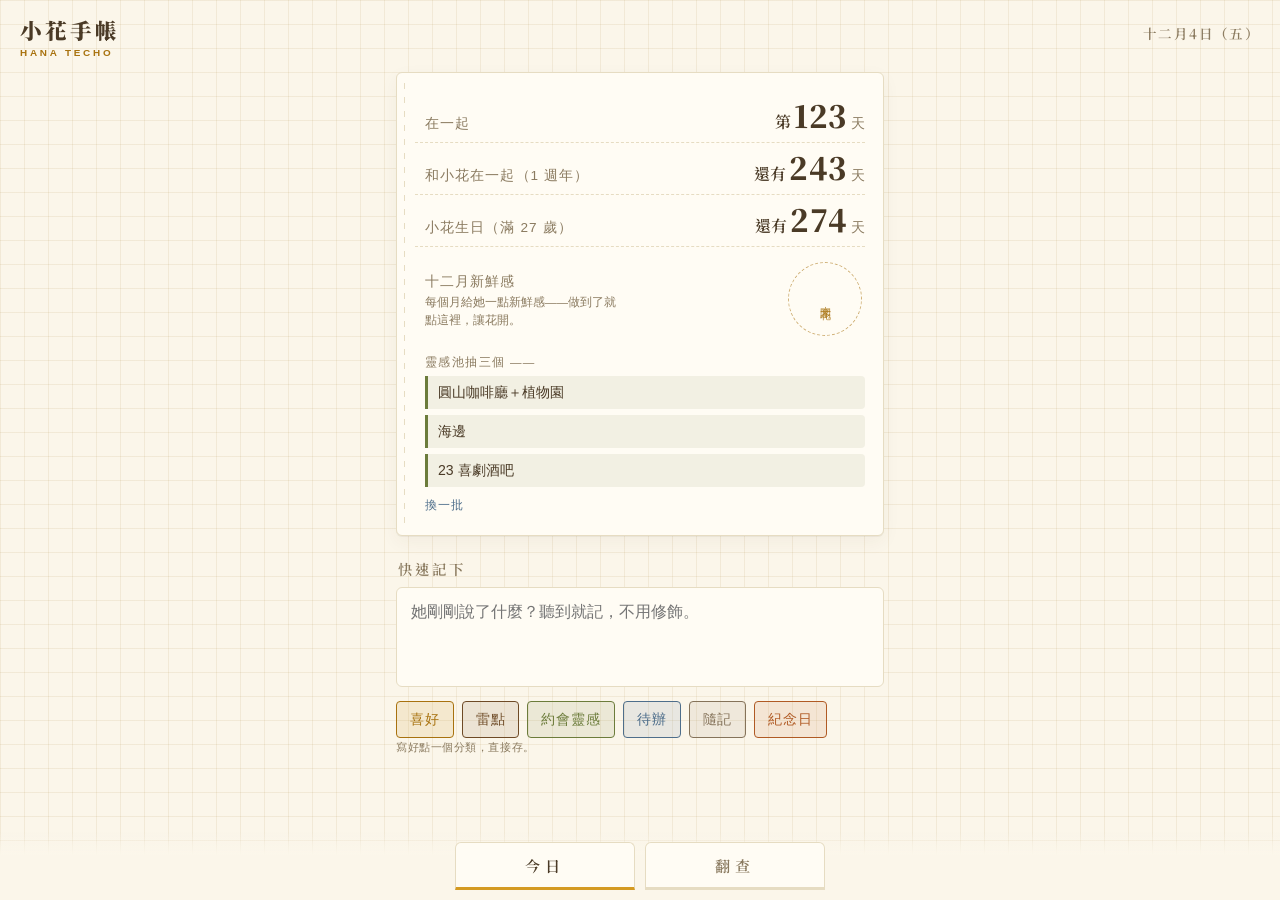
<file: hana-techo.html>
<!DOCTYPE html>
<html lang="zh-Hant">
<head>
<!--
  小花手帳 v1.1（向日葵版）— 本端單檔 App（無後端、無追蹤、資料只在這台手機）
  設計：整本手帳只有一朵向日葵——每月新鮮感的「開花章」。
  配色取自向日葵本體：花瓣金・花芯焦糖棕・葉橄欖綠・一點天空藍。

  規格凍結於 2026-08-08 的腦力激盪：
    1. 核心排序：快速記錄 > 倒數提醒 > 翻查 > 抽考
    2. 記錄：輸入框＋一鍵分類 chips，目標 3 秒存完
    3. 提醒：首頁被動倒數看板（無推播）
    4. 新鮮感：手動開花，本人說了算；未開花時抽 3 個靈感
    5. 抽考：v1 砍
    6. 資料：localStorage＋JSON 匯出/匯入，不上雲、不上鎖

  v2 backlog（砍掉但沒忘）：
    - 每日隨機翻牌 / 抽考模式
    - PIN 遮罩
    - 行事曆匯出（.ics）
    - 靈感卡「已執行」自動轉約會紀錄
    - 雲端同步（若做，務必加密，這些資料不該明文離開手機）
-->
<meta charset="UTF-8">
<meta name="viewport" content="width=device-width, initial-scale=1.0, viewport-fit=cover, user-scalable=no">
<meta name="apple-mobile-web-app-capable" content="yes">
<meta name="apple-mobile-web-app-status-bar-style" content="default">
<meta name="theme-color" content="#FBF6EA">
<title>小花手帳</title>
<link rel="preconnect" href="https://fonts.googleapis.com">
<link rel="preconnect" href="https://fonts.gstatic.com" crossorigin>
<link href="https://fonts.googleapis.com/css2?family=Noto+Serif+TC:wght@600;900&display=swap" rel="stylesheet">
<style>
  :root{
    --paper:#FBF6EA;            /* 曬過太陽的米白 */
    --grid:rgba(180,140,70,.12);/* 方眼線・淡金 */
    --ink:#4A3A26;              /* 深棕墨 */
    --ink-soft:#8A7A5F;         /* 拿鐵棕 */
    --gold:#A8720F;             /* 花瓣金（深，可當文字）*/
    --petal:#E9B84A;            /* 花瓣金（亮，只給花）*/
    --petal-deep:#D49A22;       /* 後層花瓣 */
    --seed:#5C4326;             /* 花芯焦糖棕 */
    --leaf:#6C7C3B;             /* 葉・橄欖綠 */
    --sky:#4E6E8B;              /* 天空藍・互動色 */
    --clay:#B05A24;             /* 焦橙・紀念日 */
    --greige:#85735A;           /* 暖灰・隨記 */
    --card:#FFFCF4;
    --line:#E6DCC2;
    --serif:"Noto Serif TC","Songti TC","PingFang TC",serif;
    --sans:-apple-system,"PingFang TC","Noto Sans TC",sans-serif;
  }
  *{margin:0;padding:0;box-sizing:border-box;-webkit-tap-highlight-color:transparent}
  html{font-size:16px}
  body{
    font-family:var(--sans);
    color:var(--ink);
    background-color:var(--paper);
    background-image:
      linear-gradient(var(--grid) 1px, transparent 1px),
      linear-gradient(90deg, var(--grid) 1px, transparent 1px);
    background-size:24px 24px;
    min-height:100dvh;
    padding-bottom:calc(76px + env(safe-area-inset-bottom));
    -webkit-font-smoothing:antialiased;
  }

  /* ---------- 頁首 ---------- */
  header{
    display:flex;align-items:baseline;justify-content:space-between;
    padding:calc(14px + env(safe-area-inset-top)) 20px 10px;
  }
  .wordmark{
    font-family:var(--serif);font-weight:900;font-size:1.35rem;letter-spacing:.14em;
  }
  .wordmark small{
    font-family:var(--sans);font-weight:600;font-size:.62rem;letter-spacing:.28em;
    color:var(--gold);display:block;margin-top:2px;
  }
  .today-date{
    font-family:var(--serif);font-weight:600;font-size:.85rem;color:var(--ink-soft);
    letter-spacing:.1em;
  }

  main{padding:4px 16px 0;max-width:520px;margin:0 auto}
  .view{display:none}
  .view.active{display:block}

  /* ---------- 看板 ---------- */
  .board{
    background:var(--card);
    border:1px solid var(--line);
    border-radius:6px;
    box-shadow:0 1px 0 rgba(74,58,38,.06), 0 6px 18px rgba(74,58,38,.05);
    padding:18px 18px 14px;
    position:relative;
    overflow:hidden;
  }
  .board::before{ /* 手帳頁的裝訂孔暗示 */
    content:"";position:absolute;top:10px;bottom:10px;left:7px;width:1px;
    background:repeating-linear-gradient(var(--line) 0 6px, transparent 6px 14px);
  }
  .board-row{
    display:flex;align-items:baseline;justify-content:space-between;
    padding:9px 0 9px 10px;
  }
  .board-row + .board-row{border-top:1px dashed var(--line)}
  .board-label{font-size:.85rem;color:var(--ink-soft);letter-spacing:.08em}
  .board-value{font-family:var(--serif);font-weight:600;font-size:1rem}
  .board-value .big{
    font-weight:900;font-size:1.9rem;line-height:1;letter-spacing:.02em;
    margin:0 3px;
  }
  .board-value .unit{font-size:.85rem;color:var(--ink-soft);font-family:var(--sans);font-weight:400}
  .anniv-today{color:var(--clay)}

  /* ---------- 新鮮感・開花章 ---------- */
  .fresh-row{
    display:flex;align-items:center;justify-content:space-between;
    padding:12px 0 6px 10px;border-top:1px dashed var(--line);
    cursor:pointer;user-select:none;-webkit-user-select:none;
  }
  .fresh-note{font-size:.72rem;color:var(--ink-soft);margin-top:3px;max-width:200px;line-height:1.5}
  .bloom-slot{width:80px;height:84px;position:relative;flex:none}
  .bloom-empty{
    position:absolute;top:3px;left:3px;width:74px;height:74px;
    border:1.5px dashed rgba(168,114,15,.55);
    border-radius:50%;display:flex;align-items:center;justify-content:center;
    color:rgba(168,114,15,.8);font-size:.68rem;letter-spacing:.15em;
    writing-mode:vertical-rl;
  }
  .bloom{
    position:absolute;top:0;left:4px;width:72px;height:72px;
    transform:rotate(-6deg);
    filter:url(#inkedge);
  }
  .bloom-date{
    position:absolute;left:0;right:0;bottom:0;text-align:center;
    font-size:.55rem;letter-spacing:.1em;color:var(--gold);
  }
  @keyframes bloomIn{
    0%{transform:rotate(-96deg) scale(.15);opacity:0}
    60%{transform:rotate(-2deg) scale(1.08);opacity:1}
    100%{transform:rotate(-6deg) scale(1)}
  }
  .bloom.just{animation:bloomIn .42s cubic-bezier(.2,.85,.3,1.15)}

  .suggest{padding:6px 0 4px 10px}
  .suggest-title{font-size:.72rem;color:var(--ink-soft);letter-spacing:.12em;margin-bottom:6px}
  .suggest-list{display:flex;flex-direction:column;gap:6px}
  .suggest-item{
    font-size:.88rem;background:rgba(124,139,77,.10);
    border-left:3px solid var(--leaf);
    padding:7px 10px;border-radius:0 4px 4px 0;
  }
  .suggest-actions{margin-top:8px;display:flex;gap:14px}
  .linklike{
    background:none;border:none;font-family:var(--sans);font-size:.75rem;
    color:var(--sky);letter-spacing:.1em;padding:2px 0;cursor:pointer;
    border-bottom:1px solid transparent;
  }
  .linklike:active{border-bottom-color:var(--sky)}

  /* ---------- 快速記錄 ---------- */
  .capture{margin-top:22px}
  .section-title{
    font-family:var(--serif);font-weight:600;font-size:.9rem;letter-spacing:.2em;
    color:var(--ink-soft);margin:0 2px 8px;
  }
  .capture textarea{
    width:100%;min-height:74px;resize:none;
    font-family:var(--sans);font-size:1rem;line-height:1.55;color:var(--ink);
    background:var(--card);border:1px solid var(--line);border-radius:6px;
    padding:12px 14px;outline:none;
  }
  .capture textarea:focus{border-color:var(--sky)}
  .shake{animation:shake .3s}
  @keyframes shake{
    25%{transform:translateX(-4px)}50%{transform:translateX(4px)}75%{transform:translateX(-3px)}
  }
  .chips{display:flex;flex-wrap:wrap;gap:8px;margin-top:10px}
  .chip{
    border:1.5px solid var(--cc);border-radius:4px;padding:8px 13px;
    font-family:var(--sans);font-size:.88rem;letter-spacing:.06em;
    color:var(--cc);background:var(--ct);
    cursor:pointer;transition:transform .1s;
  }
  .chip:active{transform:scale(.94)}
  .chip-hint{width:100%;font-size:.7rem;color:var(--ink-soft);margin-top:2px;letter-spacing:.05em}
  .anniv-extra{display:none;margin-top:10px;gap:8px;align-items:center}
  .anniv-extra.open{display:flex}
  .anniv-extra input[type=date]{
    flex:1;font-family:var(--sans);font-size:.95rem;color:var(--ink);
    background:var(--card);border:1px solid var(--line);border-radius:6px;padding:9px 10px;
  }
  .btn-main{
    background:var(--gold);color:#FFFCF4;border:none;border-radius:4px;
    padding:10px 16px;font-size:.88rem;letter-spacing:.08em;cursor:pointer;
  }

  /* ---------- 翻查 ---------- */
  .search{
    width:100%;font-family:var(--sans);font-size:1rem;color:var(--ink);
    background:var(--card);border:1px solid var(--line);border-radius:6px;
    padding:11px 14px;outline:none;margin-bottom:10px;
  }
  .search:focus{border-color:var(--sky)}
  .filters{
    display:flex;gap:7px;overflow-x:auto;padding-bottom:8px;margin-bottom:6px;
    scrollbar-width:none;
  }
  .filters::-webkit-scrollbar{display:none}
  .filter{
    flex:none;border:1px solid var(--line);background:var(--card);
    border-radius:99px;padding:6px 13px;font-size:.82rem;color:var(--ink-soft);
    cursor:pointer;letter-spacing:.05em;
  }
  .filter.on{color:#FFFCF4;border-color:transparent}

  .browse-add{margin:2px 0 14px}
  .browse-add .search{margin-bottom:8px}
  .browse-save{
    border:none;border-radius:4px;color:#FFFCF4;
    padding:10px 16px;font-size:.88rem;letter-spacing:.08em;cursor:pointer;
  }

  .entry{
    background:var(--card);border:1px solid var(--line);border-radius:5px;
    margin-bottom:9px;padding:11px 12px 9px 14px;position:relative;overflow:hidden;
  }
  .entry::before{content:"";position:absolute;left:0;top:0;bottom:0;width:4px;background:var(--c,var(--ink-soft))}
  .entry-top{display:flex;align-items:center;gap:8px;margin-bottom:5px}
  .tag{
    font-size:.68rem;letter-spacing:.12em;color:var(--c,var(--ink-soft));
    border:1px solid currentColor;border-radius:3px;padding:1px 6px;
  }
  .entry-date{font-size:.7rem;color:var(--ink-soft);margin-left:auto}
  .entry-del{
    background:none;border:none;color:var(--ink-soft);font-size:.85rem;
    padding:2px 4px;cursor:pointer;line-height:1;
  }
  .entry-del.arm{color:var(--clay);font-size:.7rem;letter-spacing:.05em}
  .entry-text{font-size:.95rem;line-height:1.55;white-space:pre-wrap;word-break:break-word}
  .entry.done .entry-text{color:var(--ink-soft);text-decoration:line-through;text-decoration-color:rgba(133,115,90,.6)}
  .todo-line{display:flex;gap:10px;align-items:flex-start}
  .todo-box{
    flex:none;width:19px;height:19px;margin-top:2px;
    border:1.5px solid var(--sky);border-radius:4px;background:none;cursor:pointer;
    color:var(--sky);font-size:.8rem;line-height:1;
  }
  .anniv-meta{font-size:.75rem;color:var(--clay);margin-top:4px;letter-spacing:.05em}
  .edit-area{width:100%;min-height:64px;font-family:var(--sans);font-size:.95rem;line-height:1.5;
    border:1px solid var(--sky);border-radius:4px;padding:8px;margin-top:2px;resize:none;outline:none;background:#fff}
  .edit-actions{display:flex;gap:12px;margin-top:6px}

  .empty{
    text-align:center;color:var(--ink-soft);font-size:.85rem;line-height:1.7;
    padding:36px 20px;letter-spacing:.05em;
  }

  .backup{
    margin:26px 0 10px;padding-top:14px;border-top:1px dashed var(--line);
    display:flex;gap:12px;align-items:center;flex-wrap:wrap;
  }
  .backup-note{width:100%;font-size:.7rem;color:var(--ink-soft);line-height:1.6}
  .btn-ghost{
    background:var(--card);border:1px solid var(--line);border-radius:4px;
    padding:9px 14px;font-size:.82rem;color:var(--ink);letter-spacing:.08em;cursor:pointer;
  }

  /* ---------- 底部分頁（索引標籤風）---------- */
  nav{
    position:fixed;left:0;right:0;bottom:0;
    display:flex;justify-content:center;gap:10px;
    padding:10px 16px calc(10px + env(safe-area-inset-bottom));
    background:linear-gradient(transparent, var(--paper) 34%);
  }
  .tab{
    flex:1;max-width:180px;
    font-family:var(--serif);font-weight:600;font-size:.95rem;letter-spacing:.3em;
    padding:12px 0 11px;text-align:center;
    background:var(--card);color:var(--ink-soft);
    border:1px solid var(--line);border-radius:6px 6px 0 0;
    border-bottom:3px solid var(--line);cursor:pointer;
  }
  .tab.on{color:var(--ink);border-bottom-color:var(--petal-deep)}

  /* ---------- 雜項 ---------- */
  .toast{
    position:fixed;left:50%;bottom:calc(84px + env(safe-area-inset-bottom));
    transform:translateX(-50%) translateY(8px);
    background:var(--seed);color:var(--paper);
    font-size:.82rem;letter-spacing:.1em;
    padding:9px 18px;border-radius:4px;
    opacity:0;pointer-events:none;transition:.25s;
    max-width:86vw;text-align:center;
  }
  .toast.show{opacity:1;transform:translateX(-50%) translateY(0)}
  .storage-warn{
    margin:0 16px 10px;padding:9px 12px;font-size:.75rem;line-height:1.6;
    background:rgba(176,90,36,.08);border:1px solid rgba(176,90,36,.35);
    border-radius:5px;color:var(--clay);max-width:520px;
  }
  @media (prefers-reduced-motion: reduce){
    *{animation:none !important;transition:none !important}
  }
</style>
</head>
<body>

<svg width="0" height="0" style="position:absolute">
  <filter id="inkedge">
    <feTurbulence type="fractalNoise" baseFrequency="0.09" numOctaves="2" result="n"/>
    <feDisplacementMap in="SourceGraphic" in2="n" scale="2.2"/>
  </filter>
</svg>

<header>
  <div class="wordmark">小花手帳<small>HANA TECHO</small></div>
  <div class="today-date" id="todayDate"></div>
</header>

<div class="storage-warn" id="storageWarn" style="display:none">
  預覽模式：這個環境無法保存資料。把檔案下載到手機、用瀏覽器開啟並加入主畫面，記錄才會留下來。
</div>

<main>
  <!-- ========== 今日 ========== -->
  <section class="view active" id="view-today">
    <div class="board" id="board"></div>

    <div class="capture">
      <div class="section-title">快速記下</div>
      <textarea id="captureText" placeholder="她剛剛說了什麼？聽到就記，不用修飾。" rows="3"></textarea>
      <div class="chips" id="chips"></div>
      <div class="chip-hint">寫好點一個分類，直接存。</div>
      <div class="anniv-extra" id="annivExtra">
        <input type="date" id="annivDate">
        <button class="btn-main" id="annivSave">存入</button>
      </div>
    </div>
  </section>

  <!-- ========== 翻查 ========== -->
  <section class="view" id="view-browse">
    <input class="search" id="searchInput" type="search" placeholder="搜尋關鍵字…">
    <div class="filters" id="filters"></div>
    <div class="browse-add">
      <input class="search" id="browseText" type="text" placeholder="快速新增，寫好點分類">
      <div class="chips" id="browseTarget" style="margin-top:0"></div>
      <div class="anniv-extra" id="browseAnnivExtra">
        <input type="date" id="browseDate">
        <button class="btn-main" id="browseDateSave">存入</button>
      </div>
    </div>
    <div id="entryList"></div>
    <div class="backup">
      <button class="btn-ghost" id="exportBtn">匯出 JSON</button>
      <button class="btn-ghost" id="importBtn">匯入備份</button>
      <input type="file" id="importFile" accept=".json,application/json" style="display:none">
      <div class="backup-note">資料只存在這台手機。換手機前先匯出，新手機匯入即可搬家。</div>
    </div>
  </section>
</main>

<nav>
  <button class="tab on" data-view="today">今日</button>
  <button class="tab" data-view="browse">翻查</button>
</nav>

<div class="toast" id="toast"></div>

<script>
(function(){
  'use strict';

  /* ---------- 常數 ---------- */
  var KEY='hana-techo-v1';
  var CATS={
    like : {label:'喜好',   color:'#A8720F', tint:'rgba(200,150,40,.14)'},
    mine : {label:'雷點',   color:'#6E4A26', tint:'rgba(110,74,38,.11)'},
    idea : {label:'約會靈感',color:'#6C7C3B', tint:'rgba(124,139,77,.13)'},
    todo : {label:'待辦',   color:'#4E6E8B', tint:'rgba(94,126,155,.12)'},
    memo : {label:'隨記',   color:'#85735A', tint:'rgba(156,140,116,.13)'},
    anniv: {label:'紀念日', color:'#B05A24', tint:'rgba(190,107,52,.12)'}
  };
  var CN_MONTH=['一','二','三','四','五','六','七','八','九','十','十一','十二'];
  var CN_WEEK=['日','一','二','三','四','五','六'];
  var DAY=86400000;

  /* ---------- 向日葵 SVG ---------- */
  function sunflowerSVG(){
    var NS='http://www.w3.org/2000/svg';
    var svg=document.createElementNS(NS,'svg');
    svg.setAttribute('viewBox','0 0 100 100');
    svg.setAttribute('width','100%');
    svg.setAttribute('height','100%');
    function petals(count,rx,ry,cy,fill,offset){
      for(var i=0;i<count;i++){
        var e=document.createElementNS(NS,'ellipse');
        e.setAttribute('cx','50'); e.setAttribute('cy',String(cy));
        e.setAttribute('rx',String(rx)); e.setAttribute('ry',String(ry));
        e.setAttribute('fill',fill);
        e.setAttribute('transform','rotate('+(offset+i*(360/count))+' 50 50)');
        svg.appendChild(e);
      }
    }
    petals(12,8,17,18,'#D49A22',15);   /* 後層花瓣 */
    petals(12,7.5,16,16,'#E9B84A',0);  /* 前層花瓣 */
    var disc=document.createElementNS(NS,'circle');
    disc.setAttribute('cx','50');disc.setAttribute('cy','50');disc.setAttribute('r','17');
    disc.setAttribute('fill','#5C4326');
    svg.appendChild(disc);
    var inner=document.createElementNS(NS,'circle');
    inner.setAttribute('cx','50');inner.setAttribute('cy','50');inner.setAttribute('r','11');
    inner.setAttribute('fill','#6E522C');
    svg.appendChild(inner);
    for(var k=0;k<6;k++){ /* 花芯的籽 */
      var d=document.createElementNS(NS,'circle');
      var a=k*Math.PI/3;
      d.setAttribute('cx',String(50+6.5*Math.cos(a)));
      d.setAttribute('cy',String(50+6.5*Math.sin(a)));
      d.setAttribute('r','1.6');
      d.setAttribute('fill','#4A3A26');
      svg.appendChild(d);
    }
    return svg;
  }

  /* ---------- 儲存層（localStorage 不可用時退回記憶體） ---------- */
  var mem=null, storageOK=true;
  function loadRaw(){
    try{ return localStorage.getItem(KEY); }
    catch(e){ storageOK=false; return mem; }
  }
  function saveRaw(str){
    mem=str;
    try{ localStorage.setItem(KEY,str); }
    catch(e){ storageOK=false; }
  }

  /* ---------- 初始資料（第一次打開才種） ---------- */
  function seed(){
    var now=Date.now(), i=0;
    function e(cat,text,extra){
      var o={id:'s'+(i++), cat:cat, text:text, ts:now-(i*1000)};
      if(extra) for(var k in extra) o[k]=extra[k];
      return o;
    }
    return {
      entries:[
        e('anniv','和小花在一起',{date:'2026-08-04',origin:true}),
        e('anniv','小花生日',{date:'2000-09-04'}),
        e('like','飲料：椰果奶綠，無糖去冰'),
        e('like','劇：怪奇物語、母胎單身、奧德賽'),
        e('mine','不翻舊帳——同樣的事不要重複發生'),
        e('memo','吵架不過夜'),
        e('memo','記住她的小弱點，像是不會看地圖'),
        e('idea','海邊'),
        e('idea','Hibi 爬蟲咖啡廳'),
        e('idea','圓山咖啡廳＋植物園'),
        e('idea','23 喜劇酒吧'),
        e('todo','十月日本：開始排行程')
      ],
      fresh:{}
    };
  }

  var raw=loadRaw();
  var state;
  try{ state=raw?JSON.parse(raw):seed(); }
  catch(e){ state=seed(); }
  if(!state.entries) state.entries=[];
  if(!state.fresh) state.fresh={};
  function persist(){ saveRaw(JSON.stringify(state)); }
  if(!raw) persist();

  /* ---------- 小工具 ---------- */
  function $(id){ return document.getElementById(id); }
  function el(tag,cls,text){
    var n=document.createElement(tag);
    if(cls) n.className=cls;
    if(text!=null) n.textContent=text;
    return n;
  }
  function uid(){ return Date.now().toString(36)+Math.random().toString(36).slice(2,6); }
  function startOfDay(d){ return new Date(d.getFullYear(),d.getMonth(),d.getDate()); }
  function monthKey(d){ return d.getFullYear()+'-'+String(d.getMonth()+1).padStart(2,'0'); }
  function parseDate(s){ // 'YYYY-MM-DD' → local Date
    var p=s.split('-');
    return new Date(+p[0], +p[1]-1, +p[2]);
  }
  function fmtShort(ts){
    var d=new Date(ts);
    return (d.getMonth()+1)+'/'+d.getDate();
  }
  var toastTimer=null;
  function toast(msg){
    var t=$('toast');
    t.textContent=msg;
    t.classList.add('show');
    clearTimeout(toastTimer);
    toastTimer=setTimeout(function(){ t.classList.remove('show'); },1600);
  }
  function mulberry32(a){
    return function(){
      a|=0; a=a+0x6D2B79F5|0;
      var t=Math.imul(a^a>>>15,1|a);
      t=t+Math.imul(t^t>>>7,61|t)^t;
      return ((t^t>>>14)>>>0)/4294967296;
    };
  }

  /* ---------- 看板 ---------- */
  var suggestOffset=0;

  function nextOccurrence(dateStr,today){
    var d=parseDate(dateStr);
    var occ=new Date(today.getFullYear(), d.getMonth(), d.getDate());
    if(occ < today) occ=new Date(today.getFullYear()+1, d.getMonth(), d.getDate());
    return occ;
  }

  function renderBoard(){
    var board=$('board');
    board.innerHTML='';
    var today=startOfDay(new Date());

    /* 在一起第 X 天 */
    var origin=null;
    state.entries.forEach(function(en){ if(en.cat==='anniv' && en.origin) origin=en; });
    if(origin && origin.date){
      var days=Math.floor((today - startOfDay(parseDate(origin.date)))/DAY)+1;
      var row=el('div','board-row');
      row.appendChild(el('div','board-label','在一起'));
      var v=el('div','board-value');
      v.appendChild(el('span',null,'第'));
      v.appendChild(el('span','big',String(days)));
      v.appendChild(el('span','unit','天'));
      row.appendChild(v);
      board.appendChild(row);
    }

    /* 即將到來的紀念日（最近兩筆） */
    var upcoming=[];
    state.entries.forEach(function(en){
      if(en.cat!=='anniv' || !en.date) return;
      var occ=nextOccurrence(en.date,today);
      var du=Math.round((occ-today)/DAY);
      var years=occ.getFullYear()-parseDate(en.date).getFullYear();
      upcoming.push({en:en,du:du,years:years});
    });
    upcoming.sort(function(a,b){ return a.du-b.du; });
    upcoming.slice(0,2).forEach(function(u){
      var row=el('div','board-row');
      var label=u.en.text;
      if(u.years>0 && /生日/.test(u.en.text)) label+='（滿 '+u.years+' 歲）';
      else if(u.years>0 && u.en.origin) label+='（'+u.years+' 週年）';
      row.appendChild(el('div','board-label',label));
      var v=el('div','board-value');
      if(u.du===0){
        v.appendChild(el('span','anniv-today','就是今天'));
      }else{
        v.appendChild(el('span',null,'還有'));
        v.appendChild(el('span','big',String(u.du)));
        v.appendChild(el('span','unit','天'));
      }
      row.appendChild(v);
      board.appendChild(row);
    });

    /* 本月新鮮感・開花章 */
    var mk=monthKey(new Date());
    var stamped=!!state.fresh[mk];
    var frow=el('div','fresh-row');
    var left=el('div');
    left.appendChild(el('div','board-label',CN_MONTH[new Date().getMonth()]+'月新鮮感'));
    left.appendChild(el('div','fresh-note', stamped?'花開了，這個月及格。點花可收回。':'每個月給她一點新鮮感——做到了就點這裡，讓花開。'));
    frow.appendChild(left);
    var slot=el('div','bloom-slot');
    if(stamped){
      var b=el('div','bloom'+(state.fresh[mk].fresh_just?' just':''));
      delete state.fresh[mk].fresh_just;
      b.appendChild(sunflowerSVG());
      slot.appendChild(b);
      var sd=new Date(state.fresh[mk].ts||Date.now());
      slot.appendChild(el('div','bloom-date',(sd.getMonth()+1)+'.'+sd.getDate()+' 開花'));
    }else{
      slot.appendChild(el('div','bloom-empty','未開花'));
    }
    frow.appendChild(slot);
    frow.addEventListener('click',function(){
      if(state.fresh[mk]){
        delete state.fresh[mk];
        toast('花先收回去了');
      }else{
        state.fresh[mk]={ts:Date.now(),fresh_just:true};
        toast('開花了・'+CN_MONTH[new Date().getMonth()]+'月新鮮');
      }
      persist(); renderBoard();
    });
    board.appendChild(frow);

    /* 未開花 → 抽 3 個靈感 */
    if(!stamped){
      var ideas=state.entries.filter(function(en){ return en.cat==='idea'; });
      var box=el('div','suggest');
      box.appendChild(el('div','suggest-title','靈感池抽三個 ——'));
      if(ideas.length===0){
        box.appendChild(el('div','fresh-note','靈感池是空的。想到想帶她去的地方，先丟進來。'));
      }else{
        var d=new Date();
        var rand=mulberry32(d.getFullYear()*10000+(d.getMonth()+1)*100+d.getDate()+suggestOffset*7919);
        var pool=ideas.slice();
        for(var i=pool.length-1;i>0;i--){
          var j=Math.floor(rand()*(i+1));
          var tmp=pool[i]; pool[i]=pool[j]; pool[j]=tmp;
        }
        var list=el('div','suggest-list');
        pool.slice(0,3).forEach(function(en){
          list.appendChild(el('div','suggest-item',en.text));
        });
        box.appendChild(list);
        if(ideas.length>3){
          var acts=el('div','suggest-actions');
          var again=el('button','linklike','換一批');
          again.addEventListener('click',function(ev){
            ev.stopPropagation();
            suggestOffset++; renderBoard();
          });
          acts.appendChild(again);
          box.appendChild(acts);
        }
      }
      board.appendChild(box);
    }
  }

  /* ---------- 快速記錄 ---------- */
  var pendingAnnivText='';

  function renderChips(){
    var wrap=$('chips');
    wrap.innerHTML='';
    Object.keys(CATS).forEach(function(key){
      var c=CATS[key];
      var b=el('button','chip',c.label);
      b.style.setProperty('--cc',c.color);
      b.style.setProperty('--ct',c.tint);
      b.addEventListener('click',function(){ onChip(key); });
      wrap.appendChild(b);
    });
  }

  function onChip(cat){
    var ta=$('captureText');
    var text=ta.value.trim();
    if(!text){
      ta.classList.remove('shake');
      void ta.offsetWidth;
      ta.classList.add('shake');
      ta.focus();
      return;
    }
    if(cat==='anniv'){
      pendingAnnivText=text;
      var extra=$('annivExtra');
      extra.classList.add('open');
      var di=$('annivDate');
      if(!di.value){
        var t=new Date();
        di.value=t.getFullYear()+'-'+String(t.getMonth()+1).padStart(2,'0')+'-'+String(t.getDate()).padStart(2,'0');
      }
      return;
    }
    addEntry(cat,text);
    ta.value='';
    $('annivExtra').classList.remove('open');
  }

  function addEntry(cat,text,extra){
    var en={id:uid(),cat:cat,text:text,ts:Date.now()};
    if(extra) for(var k in extra) en[k]=extra[k];
    state.entries.unshift(en);
    persist();
    toast('已存入・'+CATS[cat].label);
    renderBoard();
    renderList();
  }

  $('annivSave').addEventListener('click',function(){
    var d=$('annivDate').value;
    if(!d){ toast('紀念日需要日期'); return; }
    addEntry('anniv',pendingAnnivText,{date:d});
    pendingAnnivText='';
    $('captureText').value='';
    $('annivExtra').classList.remove('open');
  });

  /* ---------- 翻查 ---------- */
  var curFilter='all';
  var editingId=null;
  var armedDelete=null;
  var browsePendingText='';

  function browseSave(cat){
    var inp=$('browseText');
    var text=inp.value.trim();
    if(!text){
      inp.classList.remove('shake');
      void inp.offsetWidth;
      inp.classList.add('shake');
      inp.focus();
      return;
    }
    if(cat==='anniv'){
      browsePendingText=text;
      var extra=$('browseAnnivExtra');
      extra.classList.add('open');
      var di=$('browseDate');
      if(!di.value){
        var t=new Date();
        di.value=t.getFullYear()+'-'+String(t.getMonth()+1).padStart(2,'0')+'-'+String(t.getDate()).padStart(2,'0');
      }
      return;
    }
    addEntry(cat,text);
    inp.value='';
    $('browseAnnivExtra').classList.remove('open');
  }

  function renderBrowseAdd(){
    var target=$('browseTarget');
    target.innerHTML='';
    $('browseAnnivExtra').classList.remove('open');
    var inp=$('browseText');
    if(curFilter==='all'){
      inp.placeholder='快速新增，寫好點分類';
      Object.keys(CATS).forEach(function(key){
        var c=CATS[key];
        var b=el('button','chip',c.label);
        b.style.setProperty('--cc',c.color);
        b.style.setProperty('--ct',c.tint);
        b.addEventListener('click',function(){ browseSave(key); });
        target.appendChild(b);
      });
    }else{
      inp.placeholder='新增一筆'+CATS[curFilter].label+'…';
      var btn=el('button','browse-save','存入・'+CATS[curFilter].label);
      btn.style.background=CATS[curFilter].color;
      btn.addEventListener('click',function(){ browseSave(curFilter); });
      target.appendChild(btn);
    }
  }

  $('browseText').addEventListener('keydown',function(ev){
    if(ev.key==='Enter'){
      ev.preventDefault();
      if(curFilter!=='all') browseSave(curFilter);
    }
  });

  $('browseDateSave').addEventListener('click',function(){
    var d=$('browseDate').value;
    if(!d){ toast('紀念日需要日期'); return; }
    addEntry('anniv',browsePendingText,{date:d});
    browsePendingText='';
    $('browseText').value='';
    $('browseAnnivExtra').classList.remove('open');
  });

  function renderFilters(){
    var wrap=$('filters');
    wrap.innerHTML='';
    var all=el('button','filter'+(curFilter==='all'?' on':''),'全部');
    if(curFilter==='all') all.style.background='var(--ink)';
    all.addEventListener('click',function(){ curFilter='all'; renderFilters(); renderList(); });
    wrap.appendChild(all);
    Object.keys(CATS).forEach(function(key){
      var b=el('button','filter'+(curFilter===key?' on':''),CATS[key].label);
      if(curFilter===key) b.style.background=CATS[key].color;
      b.addEventListener('click',function(){ curFilter=key; renderFilters(); renderList(); });
      wrap.appendChild(b);
    });
    renderBrowseAdd();
  }

  function renderList(){
    var wrap=$('entryList');
    wrap.innerHTML='';
    var q=$('searchInput').value.trim().toLowerCase();
    var shown=state.entries.filter(function(en){
      if(curFilter!=='all' && en.cat!==curFilter) return false;
      if(q && en.text.toLowerCase().indexOf(q)<0 && CATS[en.cat].label.indexOf(q)<0) return false;
      return true;
    });

    if(shown.length===0){
      var msg= q ? '找不到「'+q+'」。'
             : (curFilter==='all' ? '手帳還是空的。回到今日頁，聽到什麼就記下來。'
                                  : '這一類還沒有記錄。');
      wrap.appendChild(el('div','empty',msg));
      return;
    }

    shown.forEach(function(en){
      var card=el('div','entry'+(en.done?' done':''));
      card.style.setProperty('--c',CATS[en.cat].color);

      var top=el('div','entry-top');
      top.appendChild(el('span','tag',CATS[en.cat].label));
      top.appendChild(el('span','entry-date',fmtShort(en.ts)));
      var del=el('button','entry-del'+(armedDelete===en.id?' arm':''), armedDelete===en.id?'確定刪除':'✕');
      del.addEventListener('click',function(ev){
        ev.stopPropagation();
        if(armedDelete===en.id){
          state.entries=state.entries.filter(function(x){ return x.id!==en.id; });
          armedDelete=null;
          persist(); renderList(); renderBoard();
          toast('已刪除');
        }else{
          armedDelete=en.id;
          renderList();
        }
      });
      top.appendChild(del);
      card.appendChild(top);

      if(editingId===en.id){
        var ta=el('textarea','edit-area');
        ta.value=en.text;
        card.appendChild(ta);
        var acts=el('div','edit-actions');
        var ok=el('button','linklike','存好');
        ok.addEventListener('click',function(){
          var t=ta.value.trim();
          if(t){ en.text=t; persist(); }
          editingId=null;
          renderList(); renderBoard();
        });
        var cancel=el('button','linklike','取消');
        cancel.addEventListener('click',function(){ editingId=null; renderList(); });
        acts.appendChild(ok); acts.appendChild(cancel);
        card.appendChild(acts);
        wrap.appendChild(card);
        setTimeout(function(){ ta.focus(); },50);
        return;
      }

      var body;
      if(en.cat==='todo'){
        body=el('div','todo-line');
        var box=el('button','todo-box', en.done?'✓':'');
        box.addEventListener('click',function(ev){
          ev.stopPropagation();
          en.done=!en.done;
          persist(); renderList();
          if(en.done) toast('劃掉一件');
        });
        body.appendChild(box);
        body.appendChild(el('div','entry-text',en.text));
      }else{
        body=el('div','entry-text',en.text);
      }
      body.addEventListener('click',function(){
        armedDelete=null;
        editingId=en.id;
        renderList();
      });
      card.appendChild(body);

      if(en.cat==='anniv' && en.date){
        var d=parseDate(en.date);
        card.appendChild(el('div','anniv-meta',d.getFullYear()+' 年 '+(d.getMonth()+1)+' 月 '+d.getDate()+' 日'));
      }

      wrap.appendChild(card);
    });
  }

  $('searchInput').addEventListener('input',function(){ armedDelete=null; renderList(); });

  /* ---------- 備份 ---------- */
  $('exportBtn').addEventListener('click',function(){
    var blob=new Blob([JSON.stringify(state,null,2)],{type:'application/json'});
    var a=document.createElement('a');
    var d=new Date();
    a.href=URL.createObjectURL(blob);
    a.download='hana-techo-backup-'+d.getFullYear()+String(d.getMonth()+1).padStart(2,'0')+String(d.getDate()).padStart(2,'0')+'.json';
    document.body.appendChild(a);
    a.click();
    setTimeout(function(){ URL.revokeObjectURL(a.href); a.remove(); },400);
    toast('已匯出備份');
  });

  var importArmed=false;
  $('importBtn').addEventListener('click',function(){
    if(!importArmed){
      importArmed=true;
      this.textContent='匯入會覆蓋現有資料，再點一次選檔';
      var self=this;
      setTimeout(function(){ importArmed=false; self.textContent='匯入備份'; },4000);
      return;
    }
    $('importFile').click();
  });
  $('importFile').addEventListener('change',function(){
    var f=this.files[0];
    this.value='';
    importArmed=false;
    $('importBtn').textContent='匯入備份';
    if(!f) return;
    var reader=new FileReader();
    reader.onload=function(){
      try{
        var data=JSON.parse(reader.result);
        if(!data || !Array.isArray(data.entries)) throw new Error('bad');
        state=data;
        if(!state.fresh) state.fresh={};
        persist();
        renderBoard(); renderFilters(); renderList();
        toast('備份已匯入');
      }catch(e){
        toast('這個檔案讀不懂，確認是手帳匯出的 JSON');
      }
    };
    reader.readAsText(f);
  });

  /* ---------- 分頁 ---------- */
  var tabs=document.querySelectorAll('.tab');
  tabs.forEach(function(t){
    t.addEventListener('click',function(){
      tabs.forEach(function(x){ x.classList.remove('on'); });
      t.classList.add('on');
      document.querySelectorAll('.view').forEach(function(v){ v.classList.remove('active'); });
      $('view-'+t.dataset.view).classList.add('active');
      if(t.dataset.view==='browse'){ armedDelete=null; renderList(); }
      window.scrollTo(0,0);
    });
  });

  /* ---------- 啟動 ---------- */
  var now=new Date();
  $('todayDate').textContent=CN_MONTH[now.getMonth()]+'月'+now.getDate()+'日（'+CN_WEEK[now.getDay()]+'）';
  renderChips();
  renderBoard();
  renderFilters();
  renderList();
  loadRaw(); // 再探一次儲存狀態
  if(!storageOK) $('storageWarn').style.display='block';
})();
</script>
</body>
</html>
</file>
